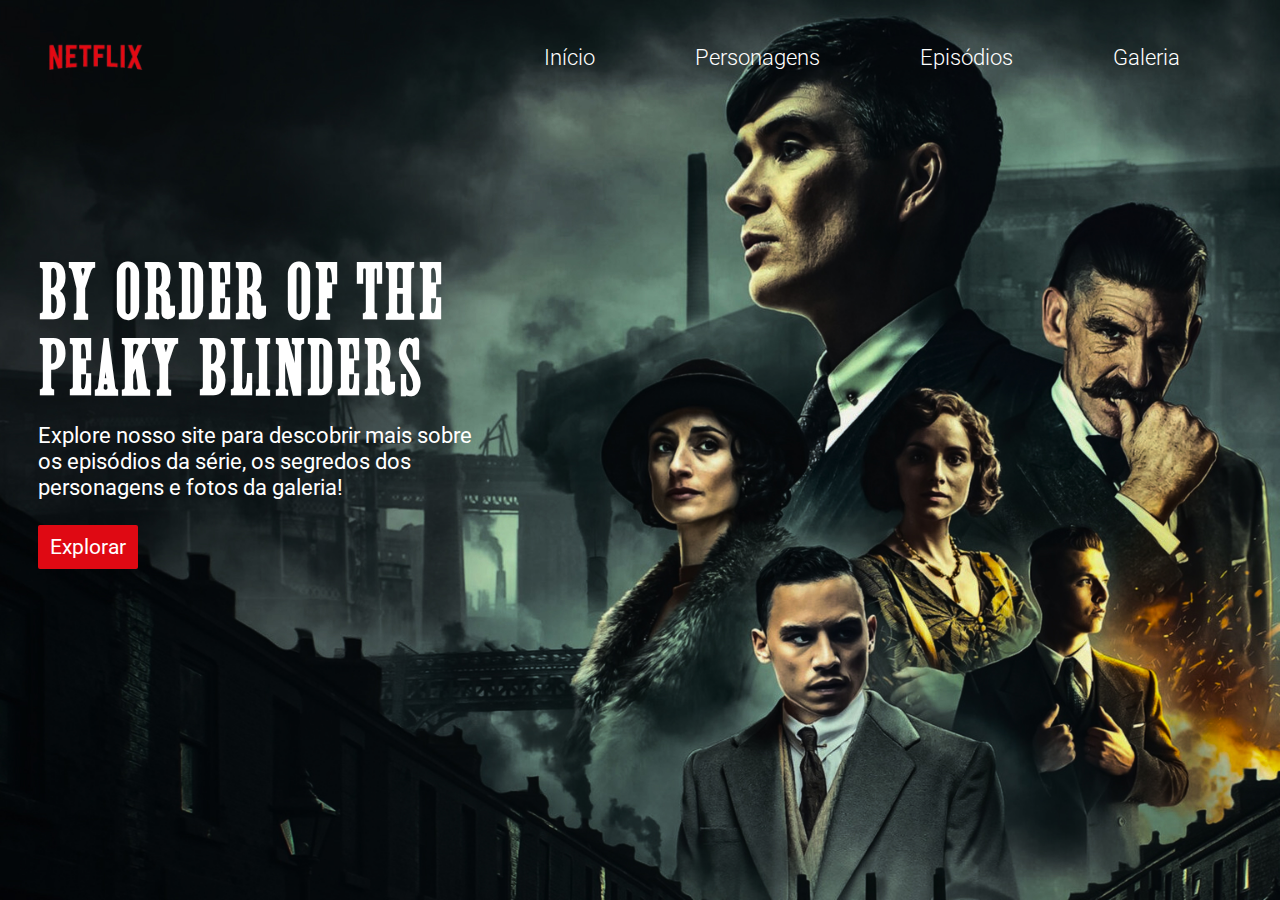
<file: index.html>
<!DOCTYPE html>
<html lang="pt-br">
<head>
    <meta charset="UTF-8">
    <meta name="viewport" content="width=device-width, initial-scale=1.0">
    <link rel="stylesheet" href="css/style.css">
    <title>Peaky Blinders</title>
</head>
<body>
    <header>
        <nav>
            <a href="https://www.netflix.com/browse" target="_blank">
                <div class="netflix" id="caixa-netflix"><img src="img/netflix.png" alt="logo-netflix" class="netflix"></div>
            </a>
            <div id="nav-content">
                <ul id="itens">
                    <li id="item"><a href="#" class="link">Início</a></li>
                    <li id="item"><a href="#" class="link">Personagens</a></li>
                    <li id="item"><a href="#" class="link">Episódios</a></li>
                    <li id="item"><a href="#" class="link">Galeria</a></li>
                </ul>
            </div>
        </nav>
    </header>



    <main>
        <div id="first-content">
            <h1 id="titulo">BY ORDER OF THE PEAKY BLINDERS</h1>
            <p class="par">Explore nosso site para descobrir mais sobre os episódios da série, os segredos dos personagens e fotos da galeria!</p>
            <a href="#" id="exp">Explorar</a>
        </div>
    </main>
    
</body>
</html>
</file>
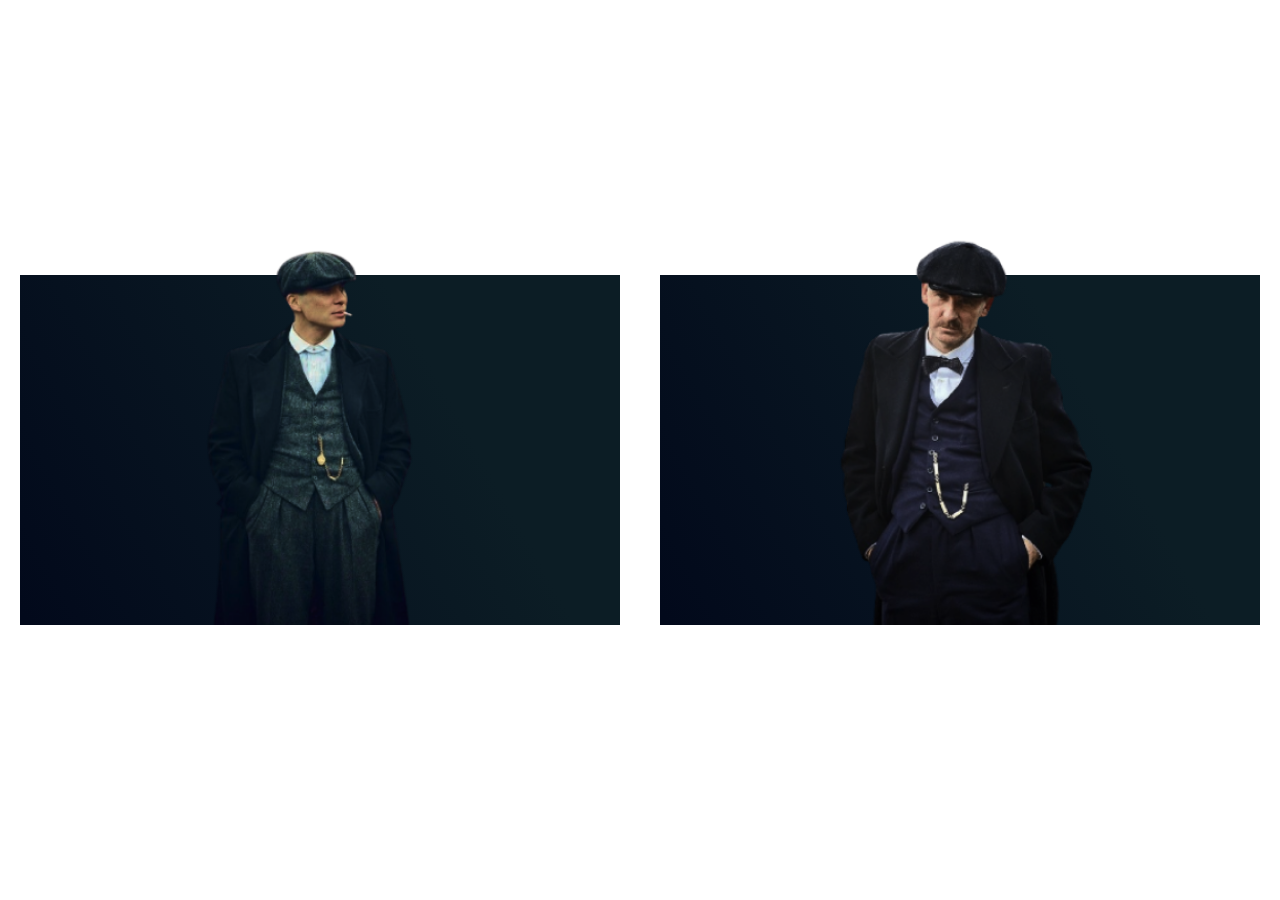
<file: cards.html>
<!DOCTYPE html>
<html lang="pt-br">
<head>
    <meta charset="UTF-8">
    <meta name="viewport" content="width=device-width, initial-scale=1.0">
    <link rel="stylesheet" href="css/cards.css">
    <title>Cards para o Projeto</title>
</head>
<body>
    <article id="cards">
        <div class="container">
            <div class="card">
                <div class="content">
                    <h2>Thomas Shelby</h2>
                    <p>Um líder carismático e astuto, conhecido por sua ambição implacável e determinação inabalável, comanda sua família com habilidade e destreza.</p>
                    <a href="#">Ler Mais</a>
                </div>
                <img src="img/tommy.png" alt="">
            </div>
            <div class="card">
                <div class="content">
                    <h2>Arthur Shelby</h2>
                    <p>Um membro leal e impulsivo da família, Arthur Shelby é conhecido por sua natureza explosiva e lealdade inquestionável aos Shelby.</p>
                    <a href="#">Ler Mais</a>
                </div>
                <img src="img/arthur.png" alt="">
            </div>
        </div>
    </article>
</body>
</html>
</file>
<file: css/style.css>
@charset "UTF-8";
@import url('https://fonts.googleapis.com/css2?family=Roboto:ital,wght@0,100;0,300;0,400;0,500;0,700;0,900;1,100;1,300;1,400;1,500;1,700;1,900&display=swap');
@font-face {
    font-family: 'Roman';
    src: url(../font/Roman-Wood-Type-JNL.ttf) format(truetype);
}

htmml, body{
    height: 100vh;
    width: 100vw;
}

*{
    margin: 0;
    padding: 0;
    box-sizing: border-box;
    font-family: 'Roboto', sans-serif;
}

body{
    background: url(../img/temporada.jpg) fixed no-repeat top;
    background-size: cover;
    
}

nav{
    display: flex;
    justify-content: space-between;
    align-items: center;
    
}

.netflix{
    display: inline-block;
    width: 110px;
    margin-left: 20px;
}

#caixa-netflix{
    position: relative;
}


#nav-content{
    display: inline-block;
}

ul#itens{
    display: flex;
    gap: 100px;
    margin-right: 100px;
    list-style: none;
}

li#item{
    font-family: 'Roboto';
    color: white;
    font-weight: 300;
    font-size: 1.4em;
}


.link{
    position: relative;
    color: white;
    text-decoration: none;
}

.link::after{
    content: '';
    position: absolute;
    left: 0;
    bottom: -2px;
    width: 60%;
    height: 1px;
    background-color: red;
    transform: scaleX(0);
    transform-origin: right;
    transition: transform 0.3s;
}

.link:hover{
    color: red;
    transition: 0.3s;
}

.link:hover::after{
    transform: scaleX(1);
    transform-origin: left;
    transition: transform 0.3s;
}


#first-content{
    display: flex;
    flex-direction: column;
    justify-content: center;
    gap: 25px;
    /* background-color: #C81D25; */
    height: 65vh;
    margin-left: 3%;
}

h1#titulo{
    font-family: 'Roman', serif;
    color: white;
    letter-spacing: 2px;
    font-size: 4.5em;
    width: 500px;
}


.par{
    font-family: 'Roboto', sans-serif;
    color: white;
    width: 450px;
    font-size: 1.4em;
}

#exp{
    position: relative;
    font-size: 1.3em;
    background-color: #df0913;
    display: inline-block;
    width: 100px;
    text-align: center;
    padding: 10px;
    transition: 0.3s;
    color: white;
    text-decoration: none;
    border-radius: 2px;
}

#exp::after{
    content: '';
    position: absolute;
    left: 0;
    bottom: -2px;
    width: 50%;
    height: 1px;
    background-color: white;
    transform: scaleX(0);
    transform-origin: right;
    transition: transform 0.3s;
}

#exp:hover{
    background-color: #e41d27;
    transition: 0.3s;
}

#exp:hover::after{
    transform: scaleX(1);
    transform-origin: left;
    transition: transform 0.3s;
}
</file>
<file: css/cards.css>
@charset "UTF-8";
@import url('https://fonts.googleapis.com/css2?family=Poppins:ital,wght@0,100;0,200;0,300;0,400;0,500;0,600;0,700;0,800;0,900;1,100;1,200;1,300;1,400;1,500;1,600;1,700;1,800;1,900&display=swap');

/* ESTILOS DOS CARDS */

*{
    margin: 0;
    padding: 0;
    box-sizing: border-box;
    font-family: 'Poppins', sans-serif;
}

html, body{
    width: 100%;
    height: 100%;
}

#cards{
    display: flex;
    justify-content: center;
    align-items: center;
    min-height: 100vh;
}

.container{
    position: relative;
    display: flex;
    justify-content: center;
    align-items: center;
}

.container .card{
    position: relative;
    width: 600px;
    height: 350px;
    margin: 20px;
    transition: 0.5s;
    display: flex;
    justify-content: flex-start;
    align-items: center;
    background: linear-gradient(241deg, rgba(12,29,37,1) 30%, rgba(2,9,27,1) 99%);
}

.container .card img{
    position: absolute;
    bottom: 0;
    left: 50%;
    transform: translate(-50%);
    height: 400px;
    transition: 0.5s;
}

.container .card:hover img{
    left: 75%;
    height: 450px;
}

.container .card .content{
    position: relative;
    width: 50%;
    left: 20%;
    opacity: 0;
    visibility: hidden;
    padding: 20px 20px 20px 40px;
    transition: 0.5s;
}

.container .card:hover .content{
    opacity: 1;
    visibility: visible;
    left: 0;
}

.container .card .content h2{
    color: white;
    text-transform: uppercase;
    font-size: 1.8em;
}

.container .card .content p{
    color: white;
}

.container .card .content a{
    position: relative;
    color: #02091B;
    background-color: white;
    display: inline-block;
    padding: 10px 30px;
    margin-top: 10px;
    text-decoration: none;
    font-weight: 700;
    transition: 0.5s;
}

.container .card .content a:hover{
    background-color: #1a233a;
    color: white;
    transition: 0.5s;
}

@media (max-width: 991px){
    .container .card{
        width: auto;
        max-width: 600px;
        align-items: flex-start;
    }

    .container .card:hover{
        height: 600px;
    }

    .container .card:hover img{
        left: 50%;
        height: 350px;
    }

    .container .card .content{
        width: 100%;
        left: 0;
        padding: 40px;
    }
}

@media (max-width: 767px){
    .container{
        flex-direction: column;
    }

    .container .card{
        margin: 40px 20px;
    }
}

@media (max-width: 420px){
    .container .card .content{
        padding: 30px;
    }
}
</file>
